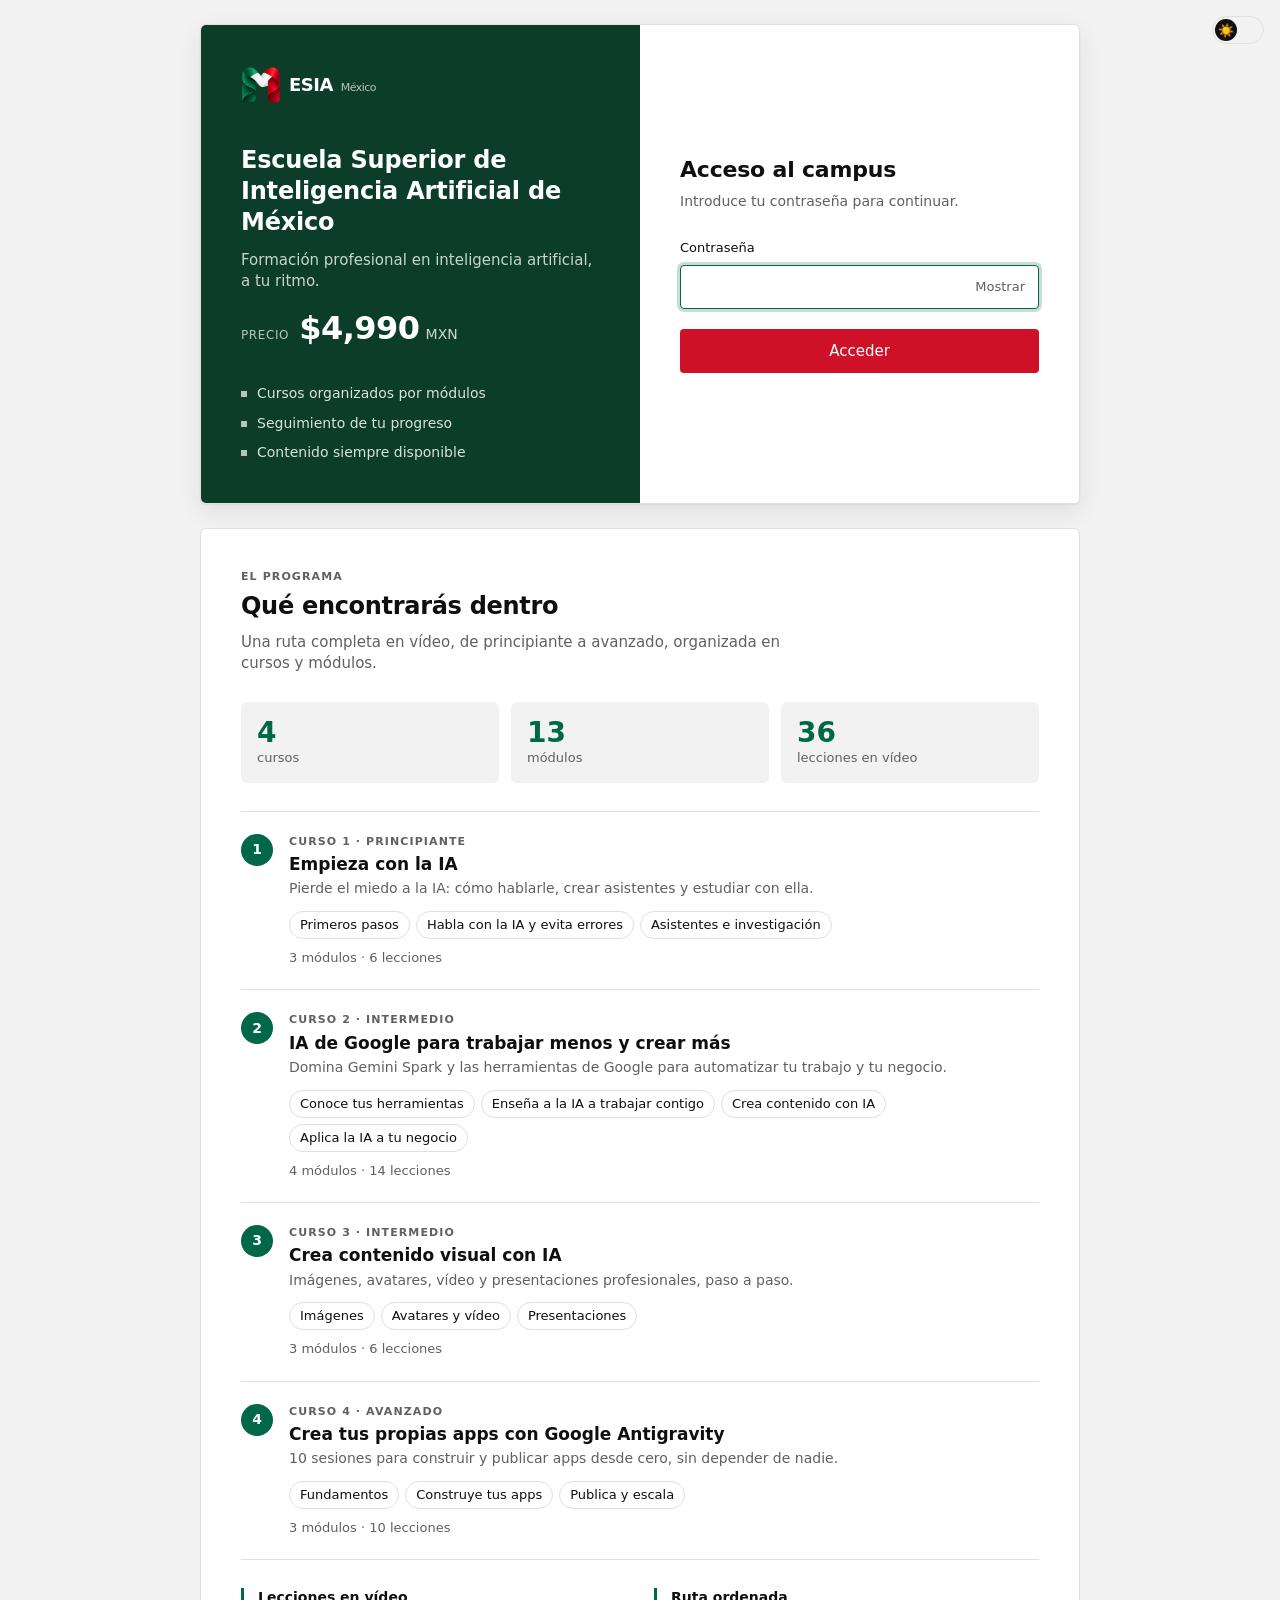
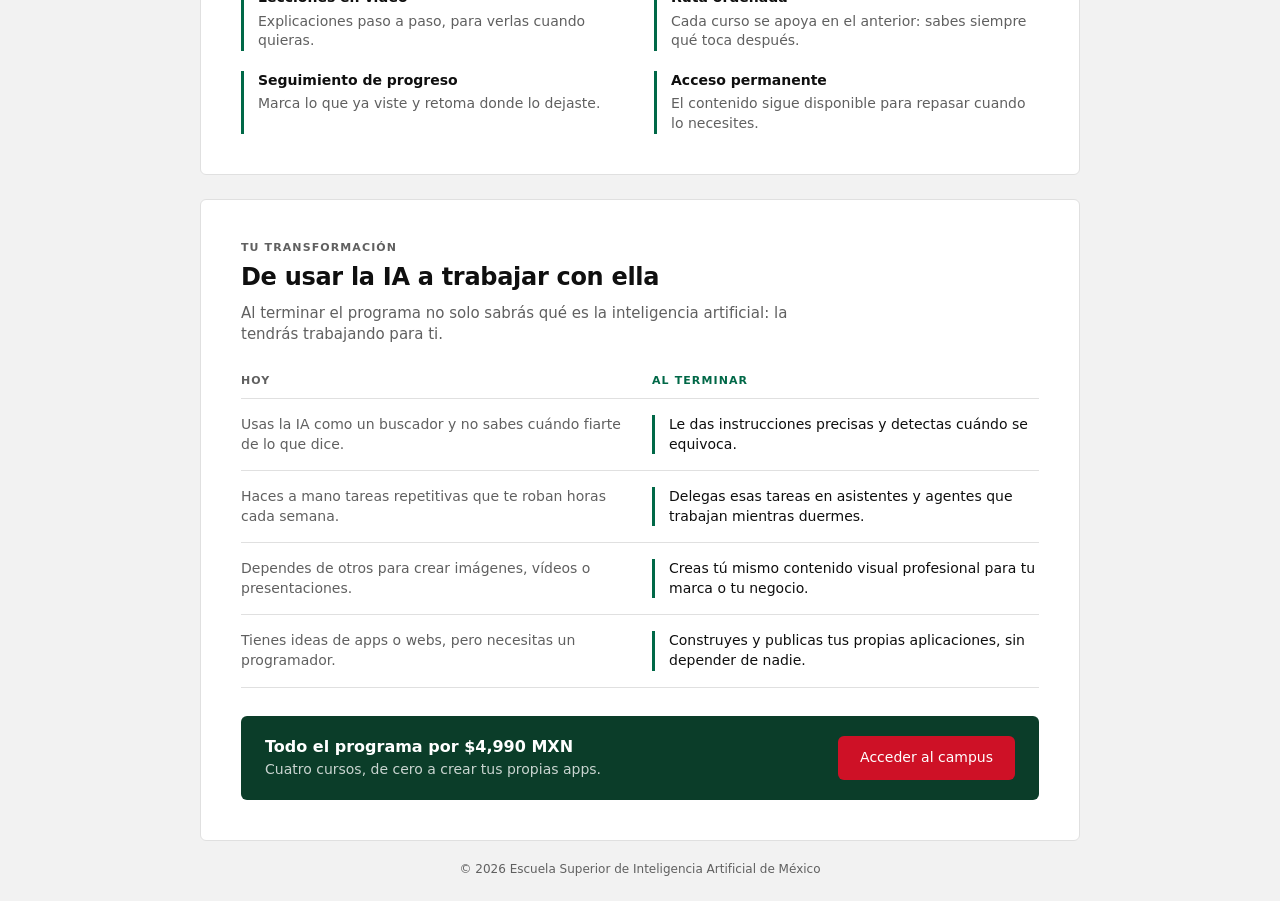
<file: index.html>
<!doctype html>
<html lang="es">
<head>
  <meta charset="utf-8">
  <meta name="viewport" content="width=device-width, initial-scale=1">
  <title>Escuela Superior de Inteligencia Artificial de México</title>
  <meta name="description" content="Plataforma de formación en inteligencia artificial. Acceso con contraseña.">
  <meta name="theme-color" content="#242527">
  <link rel="icon" href="assets/favicon.png?v=4" type="image/png">
  <!-- Vista previa al compartir (WhatsApp, Telegram, redes). Si cambia la dirección web, actualiza las URLs de abajo. -->
  <link rel="canonical" href="https://paumartifelip-cpu.github.io/escuelasuperioriamexico/">
  <link rel="apple-touch-icon" href="assets/apple-touch-icon.png?v=4">
  <meta property="og:type" content="website">
  <meta property="og:site_name" content="ESIA México">
  <meta property="og:locale" content="es_MX">
  <meta property="og:title" content="Escuela Superior de Inteligencia Artificial de México">
  <meta property="og:description" content="Formación profesional en inteligencia artificial, a tu ritmo.">
  <meta property="og:url" content="https://paumartifelip-cpu.github.io/escuelasuperioriamexico/">
  <meta property="og:image" content="https://paumartifelip-cpu.github.io/escuelasuperioriamexico/assets/og-image.png?v=4">
  <meta property="og:image:type" content="image/png">
  <meta property="og:image:width" content="1200">
  <meta property="og:image:height" content="630">
  <meta property="og:image:alt" content="Logo de la Escuela Superior de Inteligencia Artificial de México">
  <meta name="twitter:card" content="summary_large_image">
  <meta name="twitter:title" content="Escuela Superior de Inteligencia Artificial de México">
  <meta name="twitter:description" content="Formación profesional en inteligencia artificial, a tu ritmo.">
  <meta name="twitter:image" content="https://paumartifelip-cpu.github.io/escuelasuperioriamexico/assets/og-image.png?v=4">
  <link rel="stylesheet" href="css/styles.css">
  <script src="js/redirect.js"></script>
  <script src="js/theme.js"></script>
</head>
<body class="intro-page">
  <main class="intro">
    <button id="theme-btn" class="switch intro-theme" type="button" role="switch" aria-checked="false" aria-label="Modo oscuro"><span class="switch-knob" aria-hidden="true"></span></button>

    <section class="intro-card" aria-labelledby="intro-title">
      <div class="intro-aside">
        <div class="brand">
          <img class="brand-logo" src="assets/logo.png?v=4" alt="" width="40" height="40">
          <span class="brand-text">ESIA <small>México</small></span>
        </div>
        <div>
          <h1 id="intro-title">Escuela Superior de Inteligencia Artificial de México</h1>
          <p class="lead">Formación profesional en inteligencia artificial, a tu ritmo.</p>
          <p class="intro-price"><span>Precio</span> <strong>$4,990</strong> <small>MXN</small></p>
        </div>
        <ul class="intro-points">
          <li>Cursos organizados por módulos</li>
          <li>Seguimiento de tu progreso</li>
          <li>Contenido siempre disponible</li>
        </ul>
      </div>

      <div class="intro-main">
        <h2>Acceso al campus</h2>
        <p class="intro-note">Introduce tu contraseña para continuar.</p>

        <form id="gate-form" class="gate" autocomplete="off" novalidate>
          <label for="password">Contraseña</label>
          <div class="gate-field">
            <input id="password" name="password" type="password"
                   autocomplete="current-password" aria-describedby="gate-error" required autofocus>
            <button type="button" id="toggle-pass" class="gate-toggle" aria-label="Mostrar contraseña">Mostrar</button>
          </div>
          <p id="gate-error" class="gate-error" role="alert" hidden></p>
          <button type="submit" class="btn btn-primary btn-block">Acceder</button>
        </form>
      </div>
    </section>

    <section class="info" aria-labelledby="inside-title">
      <p class="eyebrow">El programa</p>
      <h2 id="inside-title" class="info-title">Qué encontrarás dentro</h2>
      <p class="info-lead">Una ruta completa en vídeo, de principiante a avanzado, organizada en cursos y módulos.</p>
      <dl id="program-stats" class="program-stats"></dl>
      <ol id="program-list" class="program-list"></ol>
      <ul class="includes">
        <li><strong>Lecciones en vídeo</strong><span>Explicaciones paso a paso, para verlas cuando quieras.</span></li>
        <li><strong>Ruta ordenada</strong><span>Cada curso se apoya en el anterior: sabes siempre qué toca después.</span></li>
        <li><strong>Seguimiento de progreso</strong><span>Marca lo que ya viste y retoma donde lo dejaste.</span></li>
        <li><strong>Acceso permanente</strong><span>El contenido sigue disponible para repasar cuando lo necesites.</span></li>
      </ul>
    </section>

    <section class="info" aria-labelledby="change-title">
      <p class="eyebrow">Tu transformación</p>
      <h2 id="change-title" class="info-title">De usar la IA a trabajar con ella</h2>
      <p class="info-lead">Al terminar el programa no solo sabrás qué es la inteligencia artificial: la tendrás trabajando para ti.</p>
      <div class="change-head" aria-hidden="true"><span>Hoy</span><span>Al terminar</span></div>
      <ul class="change-list">
        <li><p><span class="change-label">Hoy</span>Usas la IA como un buscador y no sabes cuándo fiarte de lo que dice.</p>
            <p><span class="change-label">Al terminar</span>Le das instrucciones precisas y detectas cuándo se equivoca.</p></li>
        <li><p><span class="change-label">Hoy</span>Haces a mano tareas repetitivas que te roban horas cada semana.</p>
            <p><span class="change-label">Al terminar</span>Delegas esas tareas en asistentes y agentes que trabajan mientras duermes.</p></li>
        <li><p><span class="change-label">Hoy</span>Dependes de otros para crear imágenes, vídeos o presentaciones.</p>
            <p><span class="change-label">Al terminar</span>Creas tú mismo contenido visual profesional para tu marca o tu negocio.</p></li>
        <li><p><span class="change-label">Hoy</span>Tienes ideas de apps o webs, pero necesitas un programador.</p>
            <p><span class="change-label">Al terminar</span>Construyes y publicas tus propias aplicaciones, sin depender de nadie.</p></li>
      </ul>
      <div class="info-cta">
        <p><strong>Todo el programa por $4,990 MXN</strong><span>Cuatro cursos, de cero a crear tus propias apps.</span></p>
        <a class="btn btn-primary" href="#password">Acceder al campus</a>
      </div>
    </section>

    <footer class="intro-foot">© <span id="year"></span> Escuela Superior de Inteligencia Artificial de México</footer>
  </main>

  <script src="js/auth.js"></script>
  <script src="js/gate.js"></script>
  <script src="js/data.js"></script>
  <script src="js/landing.js"></script>
</body>
</html>
</file>
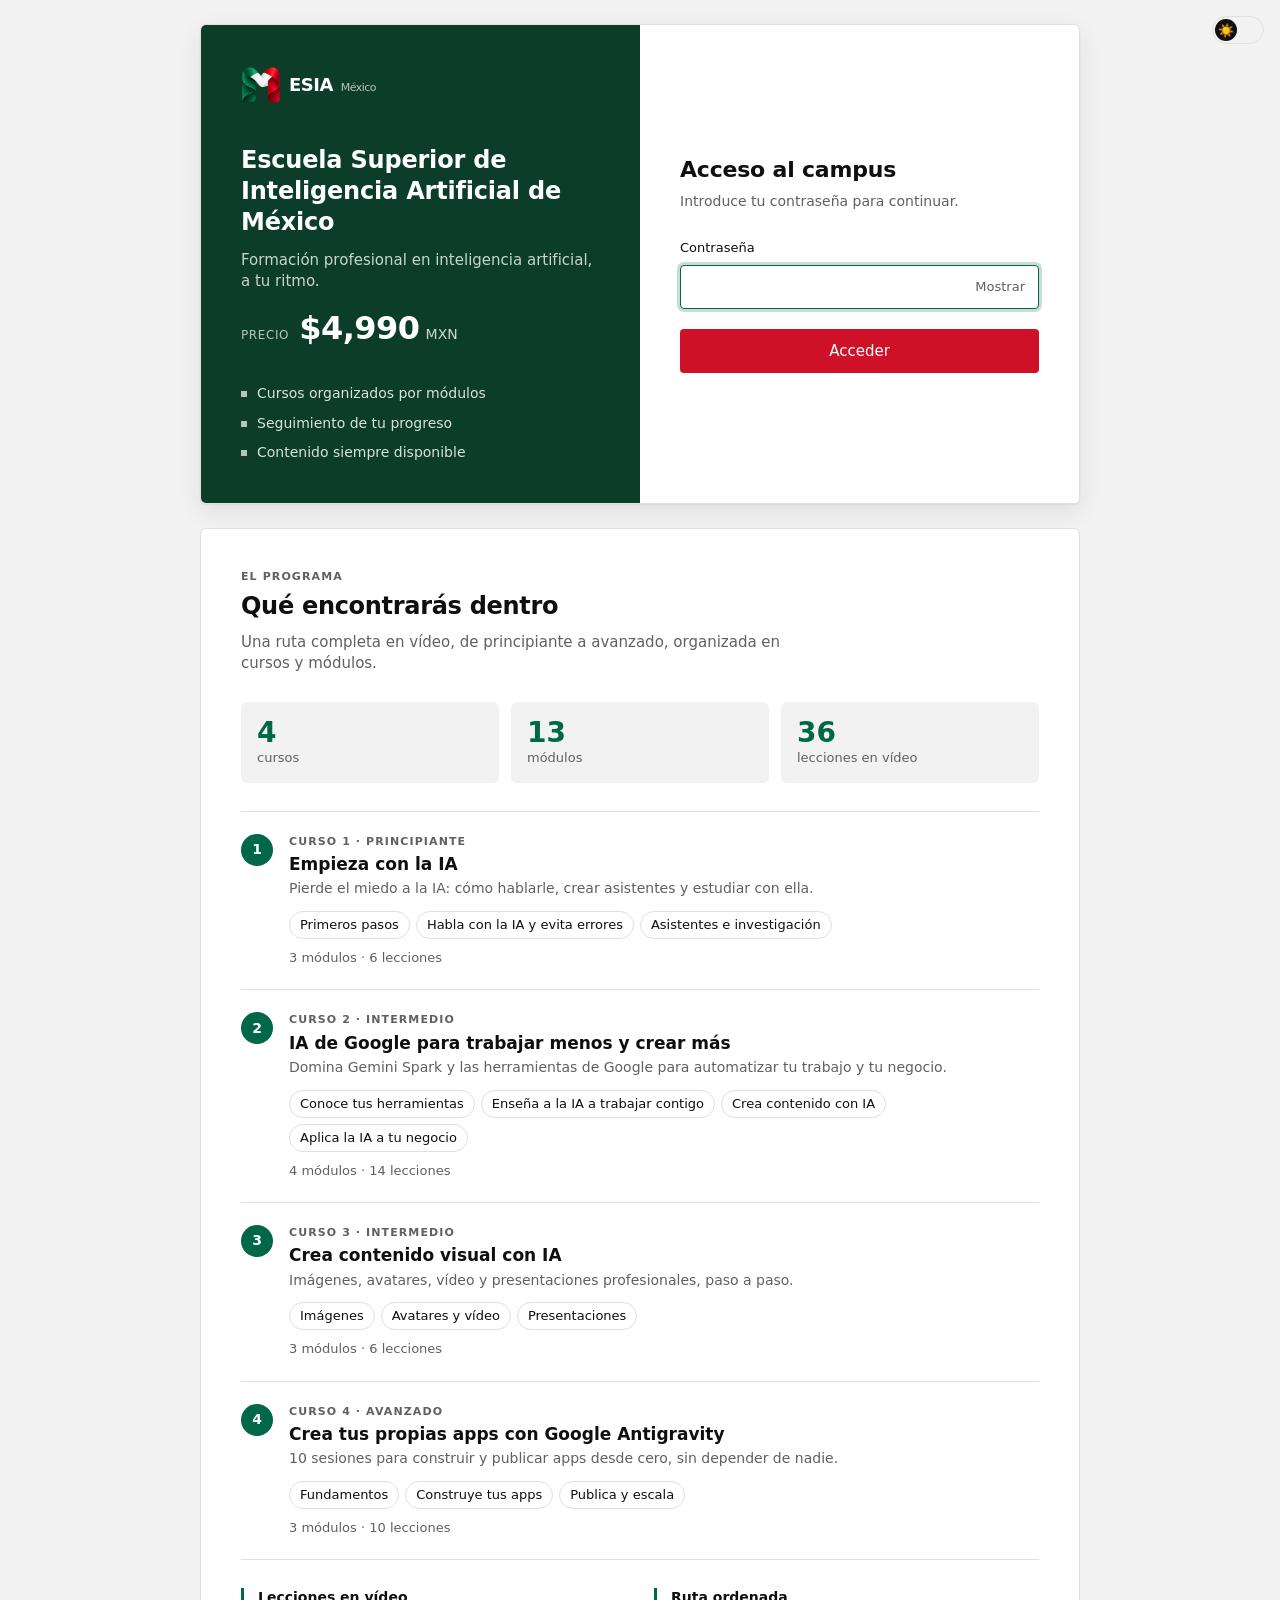
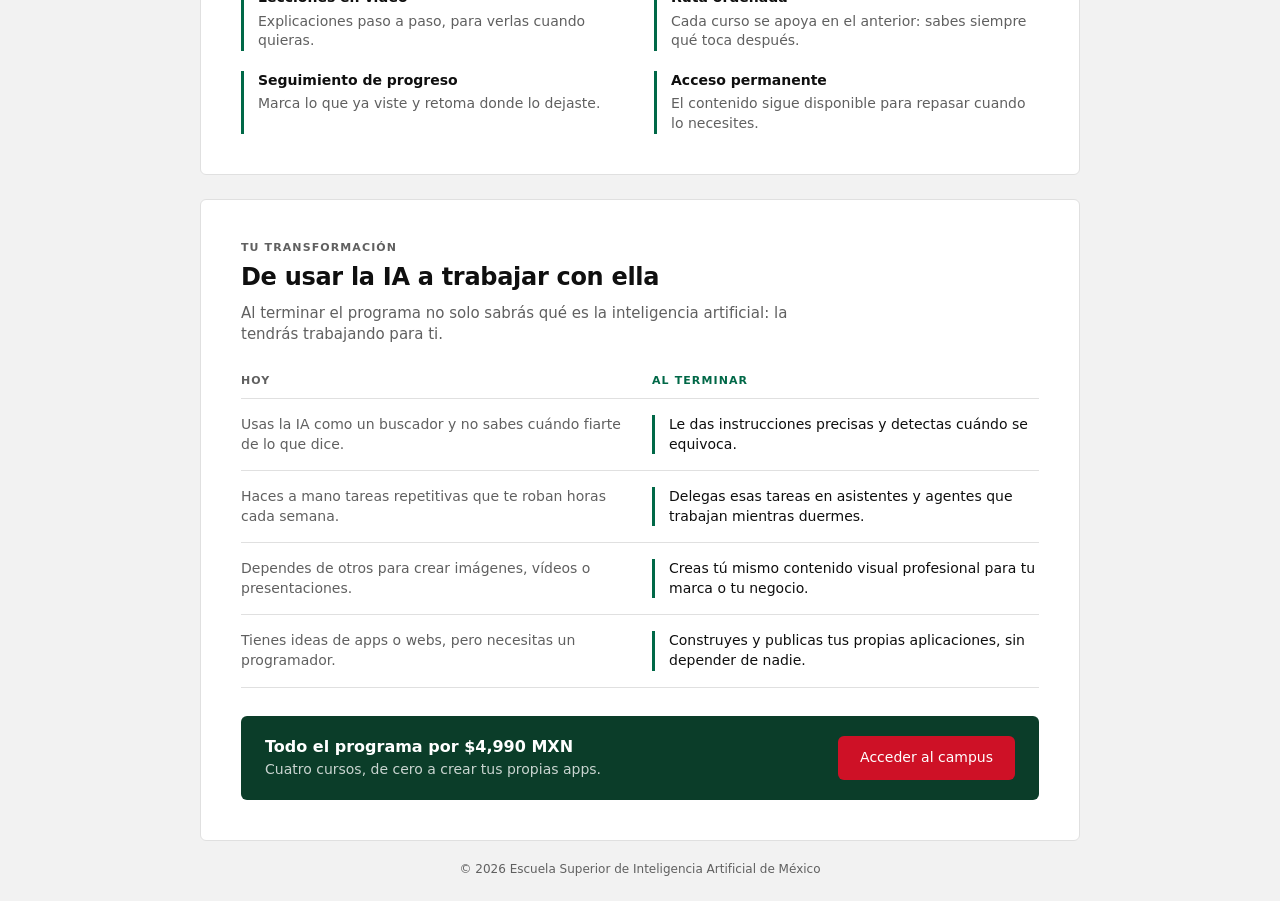
<file: escuela.html>
<!doctype html>
<html lang="es">
<head>
  <meta charset="utf-8">
  <meta name="viewport" content="width=device-width, initial-scale=1">
  <title>ESIA México · Escuela</title>
  <meta name="theme-color" content="#242527">
  <meta name="robots" content="noindex">
  <link rel="icon" href="assets/favicon.png?v=4" type="image/png">
  <link rel="apple-touch-icon" href="assets/apple-touch-icon.png?v=4">
  <link rel="stylesheet" href="css/styles.css">
  <script src="js/redirect.js"></script>
  <script src="js/theme.js"></script>
  <script src="js/auth.js"></script>
  <script>
    // Guardia de acceso: sin sesión, vuelve a la portada antes de pintar nada.
    if (!EsiaAuth.isLoggedIn()) { window.location.replace('index.html'); }
  </script>
</head>
<body class="school-page">
  <header class="topbar">
    <div class="topbar-left">
      <button id="menu-btn" class="icon-btn" aria-label="Menú" aria-controls="sidebar" aria-expanded="false">
        <svg viewBox="0 0 24 24" width="24" height="24"><path fill="currentColor" d="M3 6h18v2H3zm0 5h18v2H3zm0 5h18v2H3z"/></svg>
      </button>
      <a href="#/" class="brand" aria-label="Inicio">
        <img class="brand-logo" src="assets/logo.png?v=4" alt="" width="32" height="32">
        <span class="brand-text">ESIA <small>México</small></span>
      </a>
    </div>

    <form id="search-form" class="search" role="search">
      <span class="search-icon" aria-hidden="true">
        <svg viewBox="0 0 24 24" width="18" height="18" fill="none" stroke="currentColor" stroke-width="2" stroke-linecap="round" stroke-linejoin="round"><circle cx="11" cy="11" r="7"/><path d="m20 20-3.5-3.5"/></svg>
      </span>
      <input id="search" type="search" placeholder="Buscar lecciones" aria-label="Buscar lecciones" autocomplete="off" enterkeyhint="search">
      <button type="button" id="search-clear" class="search-clear" aria-label="Borrar búsqueda">×</button>
    </form>

    <div class="topbar-right">
      <button id="theme-btn" class="switch" type="button" role="switch" aria-checked="false" aria-label="Modo oscuro"><span class="switch-knob" aria-hidden="true"></span></button>
      <button id="logout-btn" class="btn btn-ghost" type="button">Salir</button>
    </div>
  </header>

  <div class="shell">
    <aside id="sidebar" class="sidebar" aria-label="Navegación"></aside>
    <div id="backdrop" class="backdrop" hidden></div>
    <main id="view" class="view" tabindex="-1"></main>
  </div>

  <noscript><p class="noscript">Esta plataforma necesita JavaScript.</p></noscript>

  <script src="js/data.js"></script>
  <script src="js/app.js"></script>
</body>
</html>
</file>
<file: css/styles.css>
:root {
  --bg: #242527;
  --surface: #2c2d30;
  --surface-2: #36373b;
  --surface-3: #4a4b50;
  --text: #f1f1f1;
  --text-dim: #b4b5ba;
  --red: #ce1126;
  --red-dark: #a50d1e;
  --blue: #3ea6ff;
  --accent: #1f9d63;
  --accent-deep: #0b3d29;
  --on-text: #242527;
  --topbar-bg: rgba(36, 37, 39, .95);
  --error: #ff6b81;
  --radius: 6px;
  --topbar-h: 56px;
  --sidebar-w: 240px;
}

*, *::before, *::after { box-sizing: border-box; }
html { -webkit-text-size-adjust: 100%; }
html { color-scheme: dark; }
html[data-theme="light"] {
  color-scheme: light;
  --bg: #ffffff;
  --surface: #ffffff;
  --surface-2: #f2f2f2;
  --surface-3: #e0e0e0;
  --text: #0f0f0f;
  --text-dim: #606060;
  --on-text: #ffffff;
  --topbar-bg: rgba(255, 255, 255, .95);
  --blue: #065fd4;
  --accent: #006847;
  --accent-deep: #0b3d29;
  --error: #c4001f;
}
body {
  margin: 0;
  background: var(--bg);
  color: var(--text);
  font-family: Roboto, "Segoe UI", system-ui, -apple-system, Arial, sans-serif;
  font-size: 14px;
  line-height: 1.4;
  -webkit-font-smoothing: antialiased;
  overflow-x: hidden;
  overflow-wrap: break-word;
}
a { color: inherit; text-decoration: none; }
img { display: block; max-width: 100%; }
h1, h2, h3, p { margin: 0; }
:focus-visible { outline: 2px solid var(--blue); outline-offset: 2px; }
[hidden] { display: none !important; }

/* ---------- Marca ---------- */
.brand { display: inline-flex; align-items: center; gap: 8px; font-weight: 700; letter-spacing: -0.5px; }
.brand-logo { width: 32px; height: 32px; object-fit: contain; flex: none; }
.brand-text { font-size: 18px; }
.brand-text small { font-weight: 400; color: var(--text-dim); font-size: 11px; margin-left: 2px; }

/* ---------- Botones ---------- */
.btn {
  display: inline-flex; align-items: center; justify-content: center; gap: 6px;
  border: 0; border-radius: 6px; padding: 0 16px; min-height: 36px;
  font: inherit; font-weight: 500; cursor: pointer; transition: background .15s;
  text-align: center;
}
.btn-primary { background: var(--accent); color: #fff; }
.btn-primary:hover { background: var(--accent-deep); }
html:not([data-theme="light"]) .btn-primary:hover { background: #27b673; }
.btn-secondary { background: transparent; color: var(--text); border: 1px solid var(--surface-3); }
.btn-secondary:hover { background: var(--surface-2); }
.btn-ghost { background: transparent; color: var(--text); border: 1px solid var(--surface-3); }
.btn-ghost:hover { background: var(--surface-2); }
.btn-block { width: 100%; min-height: 44px; border-radius: 4px; font-size: 15px; }
.intro .btn-primary { background: var(--red); color: #fff; opacity: 1; }
.intro .btn-primary:hover { background: var(--red-dark); }
.icon-btn {
  display: grid; place-items: center; width: 40px; height: 40px; border: 0; border-radius: 50%;
  background: transparent; color: var(--text); cursor: pointer; font-size: 16px; flex: none;
}
.icon-btn:hover { background: var(--surface-2); }

/* ---------- Introducción ---------- */
.intro-page { min-height: 100vh; min-height: 100dvh; background: var(--surface-2); }
.intro {
  position: relative; min-height: 100vh; min-height: 100dvh; display: flex; flex-direction: column;
  align-items: center; justify-content: center; padding: 24px 16px;
}
.intro-card {
  display: grid; grid-template-columns: 1fr 1fr; width: 100%; max-width: 880px; min-height: 480px;
  background: var(--bg); border: 1px solid var(--surface-3); border-radius: 6px; overflow: hidden;
  box-shadow: 0 1px 2px rgba(0, 0, 0, .06), 0 8px 24px rgba(0, 0, 0, .08);
}
.intro-aside {
  display: flex; flex-direction: column; justify-content: space-between; gap: 32px; padding: 40px;
  background: var(--accent-deep); color: #fff;
}
.intro-aside .brand-text small { color: rgba(255, 255, 255, .7); }
.intro-aside .brand-logo { width: 40px; height: 40px; }
.intro-aside h1 { font-size: 24px; line-height: 1.3; font-weight: 600; letter-spacing: -.2px; margin-bottom: 12px; }
.lead { color: rgba(255, 255, 255, .78); font-size: 15px; }
.intro-price { display: flex; align-items: baseline; gap: 6px; margin-top: 20px; }
.intro-price span { font-size: 12px; text-transform: uppercase; letter-spacing: .6px; color: rgba(255, 255, 255, .7); margin-right: 4px; }
.intro-price strong { font-size: 32px; font-weight: 700; letter-spacing: -.5px; line-height: 1; }
.intro-price small { font-size: 14px; font-weight: 500; color: rgba(255, 255, 255, .8); }
.intro-points { list-style: none; margin: 0; padding: 0; display: grid; gap: 10px; color: rgba(255, 255, 255, .85); font-size: 14px; }
.intro-points li { display: flex; align-items: center; gap: 10px; }
.intro-points li::before { content: ""; width: 6px; height: 6px; background: #fff; opacity: .7; flex: none; }
.intro-aside, .intro-main { min-width: 0; }
.intro-main { display: flex; flex-direction: column; justify-content: center; padding: 40px; }
.intro-main h2 { font-size: 22px; font-weight: 600; letter-spacing: -.2px; }
.intro-note { color: var(--text-dim); margin: 6px 0 28px; }
.gate label { display: block; font-weight: 500; font-size: 13px; margin-bottom: 8px; }
.gate-field { position: relative; display: flex; align-items: center; }
.gate input {
  width: 100%; height: 44px; padding: 0 84px 0 14px; border-radius: 4px;
  background: var(--bg); color: var(--text); border: 1px solid var(--surface-3); font: inherit; font-size: 16px;
}
.gate input:hover { border-color: var(--text-dim); }
.gate input:focus { outline: none; border-color: var(--accent); box-shadow: 0 0 0 3px color-mix(in srgb, var(--accent) 22%, transparent); }
.gate input[aria-invalid="true"] { border-color: var(--error); }
.gate-toggle {
  position: absolute; right: 4px; height: 36px; padding: 0 10px; border: 0; border-radius: 4px;
  background: transparent; color: var(--text-dim); font: inherit; font-size: 13px; cursor: pointer;
}
.gate-toggle:hover { color: var(--text); background: var(--surface-2); }
.gate-error { color: var(--error); margin-top: 10px; font-size: 13px; }
.gate .btn-block { margin-top: 20px; }
/* ---------- Portada: programa y transformación ---------- */
.info {
  width: 100%; max-width: 880px; margin-top: 24px; padding: 40px;
  background: var(--bg); border: 1px solid var(--surface-3); border-radius: 6px;
}
.info-title { font-size: 24px; font-weight: 700; letter-spacing: -.3px; margin-top: 6px; }
.info-lead { color: var(--text-dim); font-size: 15px; margin-top: 8px; max-width: 60ch; }
.program-stats { display: grid; grid-template-columns: repeat(3, minmax(0, 1fr)); gap: 12px; margin: 28px 0; }
.program-stats div { display: flex; flex-direction: column-reverse; padding: 16px; background: var(--surface-2); border-radius: 6px; }
.program-stats dt { color: var(--text-dim); font-size: 13px; }
.program-stats dd { margin: 0; font-size: 28px; font-weight: 700; color: var(--accent); line-height: 1.1; }
.program-list { list-style: none; margin: 0; padding: 0; border-top: 1px solid var(--surface-3); }
.program-item { display: flex; gap: 16px; padding: 22px 0; border-bottom: 1px solid var(--surface-3); }
.program-num {
  flex: none; display: grid; place-items: center; width: 32px; height: 32px; border-radius: 50%;
  background: var(--accent); color: #fff; font-weight: 700;
}
.program-body { min-width: 0; }
.program-title { font-size: 17px; line-height: 1.3; margin: 4px 0 0; }
.program-desc { color: var(--text-dim); margin-top: 4px; }
.program-modules { display: flex; flex-wrap: wrap; gap: 6px; list-style: none; margin: 12px 0 0; padding: 0; }
.program-modules li { padding: 4px 10px; border: 1px solid var(--surface-3); border-radius: 999px; font-size: 13px; }
.program-meta { color: var(--text-dim); font-size: 13px; margin-top: 10px; }
.includes { display: grid; grid-template-columns: repeat(2, minmax(0, 1fr)); gap: 20px 28px; list-style: none; margin: 28px 0 0; padding: 0; }
.includes li { display: flex; flex-direction: column; gap: 4px; padding-left: 14px; border-left: 3px solid var(--accent); }
.includes span { color: var(--text-dim); }
.change-head, .change-list li { display: grid; grid-template-columns: minmax(0, 1fr) minmax(0, 1fr); gap: 24px; }
.change-head { margin-top: 28px; padding-bottom: 10px; border-bottom: 1px solid var(--surface-3); font-size: 11px; font-weight: 600; letter-spacing: .1em; text-transform: uppercase; color: var(--text-dim); }
.change-head span + span { color: var(--accent); }
.change-list { list-style: none; margin: 0; padding: 0; }
.change-list li { padding: 16px 0; border-bottom: 1px solid var(--surface-3); }
.change-list p:first-child { color: var(--text-dim); }
.change-list p:last-child { font-weight: 500; padding-left: 14px; border-left: 3px solid var(--accent); }
.change-label { display: none; }
.info-cta {
  display: flex; align-items: center; justify-content: space-between; gap: 16px; flex-wrap: wrap;
  margin-top: 28px; padding: 20px 24px; background: var(--accent-deep); color: #fff; border-radius: 6px;
}
.info-cta p { display: flex; flex-direction: column; gap: 2px; font-size: 16px; }
.info-cta span { font-size: 14px; color: rgba(255, 255, 255, .78); }
.info-cta .btn-primary { min-height: 44px; padding: 0 22px; }
.intro-foot { margin-top: 20px; color: var(--text-dim); font-size: 12px; text-align: center; }
.shake { animation: shake .4s; }
@keyframes shake {
  20%, 60% { transform: translateX(-6px); }
  40%, 80% { transform: translateX(6px); }
}

/* ---------- Barra superior ---------- */
.topbar {
  position: fixed; inset: 0 0 auto 0; z-index: 30; height: var(--topbar-h);
  display: flex; align-items: center; justify-content: space-between; gap: 12px; padding: 0 16px;
  background: var(--topbar-bg); backdrop-filter: blur(8px); border-bottom: 1px solid var(--surface-3);
}
.topbar-left { display: flex; align-items: center; gap: 8px; }
.topbar-right { display: flex; align-items: center; gap: 8px; min-width: 100px; justify-content: flex-end; }
.search {
  position: relative; display: flex; align-items: center; flex: 0 1 560px; min-width: 0; height: 40px;
  background: var(--bg); border: 1px solid var(--surface-3); border-radius: 4px;
  transition: background .15s, border-color .15s, box-shadow .15s;
}
.search:hover { border-color: var(--text-dim); }
.search:focus-within {
  background: var(--bg); border-color: var(--accent); box-shadow: 0 0 0 3px color-mix(in srgb, var(--accent) 22%, transparent);
}
.search-icon { position: absolute; left: 14px; color: var(--text-dim); pointer-events: none; display: grid; }
.search input {
  flex: 1; min-width: 0; height: 100%; padding: 0 40px 0 44px; background: transparent; color: var(--text);
  border: 0; border-radius: 4px; font: inherit; font-size: 15px; appearance: none; -webkit-appearance: none;
}
.search input:focus { outline: none; }
.search input::placeholder { color: var(--text-dim); }
.search input::-webkit-search-cancel-button { display: none; }
.search-clear {
  position: absolute; right: 6px; width: 28px; height: 28px; border: 0; border-radius: 50%;
  background: transparent; color: var(--text-dim); cursor: pointer; font-size: 18px; line-height: 1;
}
.search-clear:hover { background: var(--surface-3); color: var(--text); }
.search:not(.has-value) .search-clear { display: none; }

/* ---------- Interruptor de tema ---------- */
.switch {
  position: relative; flex: none; width: 52px; height: 28px; padding: 0; border: 1px solid var(--surface-3);
  border-radius: 14px; background: var(--surface-2); cursor: pointer; transition: background .2s;
}
.switch-knob {
  position: absolute; top: 2px; left: 2px; width: 22px; height: 22px; border-radius: 50%;
  display: grid; place-items: center; font-size: 13px; line-height: 1;
  background: var(--text); color: var(--on-text); transition: transform .2s;
}
.switch[aria-checked="true"] .switch-knob { transform: translateX(24px); }
.intro-theme { position: absolute; top: 16px; right: 16px; z-index: 2; }

/* ---------- Estructura ---------- */
.shell { padding-top: var(--topbar-h); display: flex; min-height: 100vh; max-width: 100%; }
.sidebar {
  position: fixed; top: var(--topbar-h); bottom: 0; left: 0; width: var(--sidebar-w);
  padding: 12px; overflow-y: auto; background: var(--bg); z-index: 25;
}
.view { flex: 1; min-width: 0; max-width: 100%; margin-left: var(--sidebar-w); padding: 12px 24px 48px; outline: none; }
.sidebar-collapsed .sidebar { display: none; }
.sidebar-collapsed .view { margin-left: 0; }
.backdrop { position: fixed; inset: 0; background: rgba(0, 0, 0, .6); z-index: 20; }

.side-item {
  display: flex; align-items: center; gap: 12px; padding: 8px 12px; border-radius: 6px; line-height: 1.3;
}
.side-item:hover { background: var(--surface-2); }
.side-item.active { background: var(--surface-2); font-weight: 600; box-shadow: inset 3px 0 0 var(--accent); }
.side-logout { width: 100%; margin-top: 16px; border: 0; background: transparent; color: var(--text-dim); font: inherit; cursor: pointer; text-align: left; }
.side-num { flex: none; display: grid; place-items: center; width: 24px; height: 24px; border-radius: 4px; background: var(--surface-3); font-size: 12px; font-weight: 600; }
.side-item.active .side-num { background: var(--accent); color: #fff; }
.side-icon { width: 24px; text-align: center; flex: none; font-size: 18px; }
.side-label { display: grid; min-width: 0; }
.side-sub { color: var(--text-dim); font-size: 12px; }
.progress .progress-text { margin-top: 8px; }
.side-title { margin: 24px 12px 8px; font-weight: 600; font-size: 11px; letter-spacing: .08em; text-transform: uppercase; color: var(--text-dim); }
.side-title.current { color: var(--text); }
.chips-sub { padding-top: 0; }
.chips-sub .chip { background: transparent; border: 1px solid var(--surface-3); }
.chips-sub .chip.active { background: var(--text); border-color: var(--text); }
.progress { padding: 4px 12px; }


/* ---------- Contenido ---------- */
.view-title { font-size: 24px; font-weight: 700; margin: 8px 0 16px; letter-spacing: -.3px; }
.eyebrow { font-size: 11px; font-weight: 600; letter-spacing: .1em; text-transform: uppercase; color: var(--text-dim); }
.crumb { display: inline-block; margin: 4px 0 8px; color: var(--text-dim); font-weight: 500; }
.crumb:hover { color: var(--text); }
.empty { display: grid; justify-items: center; gap: 12px; padding: 80px 16px; color: var(--text-dim); text-align: center; }
.empty-icon { font-size: 48px; }
.thumb { position: relative; aspect-ratio: 16 / 9; border-radius: 4px; overflow: hidden; background: var(--surface-2); flex: none; }
.thumb img { width: 100%; height: 100%; object-fit: cover; }
.thumb-fallback { visibility: hidden; }
.thumb-sm { width: 128px; }

.bar { height: 4px; border-radius: 2px; background: var(--surface-3); overflow: hidden; }
.bar span { display: block; height: 100%; width: 0; background: var(--accent); transition: width .3s; }
.progress-block { display: grid; gap: 6px; margin: 12px 0; }
.progress-text { color: var(--text-dim); font-size: 12px; }

/* Inicio: continuar + cursos */
.resume {
  display: flex; align-items: center; gap: 16px; padding: 12px; margin-bottom: 20px;
  background: var(--bg); border: 1px solid var(--surface-3); border-left: 3px solid var(--accent); border-radius: var(--radius);
}
.resume:hover { background: var(--surface-2); }
.resume .lesson-text { flex: 1; }
.courses { display: grid; grid-template-columns: repeat(auto-fill, minmax(320px, 1fr)); gap: 16px; max-width: 1000px; }
.course-card { display: flex; flex-direction: column; padding: 24px; background: var(--bg); border: 1px solid var(--surface-3); border-top: 3px solid var(--accent); border-radius: 6px; }
.lead-line { color: var(--text-dim); margin: -8px 0 20px; font-size: 15px; }
.course-desc { color: var(--text-dim); margin-top: 6px; font-size: 14px; max-width: 60ch; }
.course-title { font-size: 18px; line-height: 1.3; margin-top: 4px; }
.course-meta { color: var(--text-dim); margin-top: 4px; }
.course-actions { display: flex; flex-wrap: wrap; gap: 8px; margin-top: auto; padding-top: 8px; }

/* Curso: módulos y lecciones numeradas */
.course-head { display: flex; align-items: flex-start; justify-content: space-between; gap: 16px; flex-wrap: wrap; max-width: 860px; margin-bottom: 8px; }
.course-head > div { flex: 1; min-width: 260px; }
.module { max-width: 860px; margin-top: 40px; }
.module-head { display: flex; align-items: flex-end; justify-content: space-between; gap: 12px; padding: 0 12px 12px; border-bottom: 2px solid var(--text); }
.module-title { font-size: 18px; font-weight: 600; margin-top: 4px; }
.count { color: var(--text-dim); font-weight: 600; font-variant-numeric: tabular-nums; }
.count.complete { color: var(--text); }
.count.complete::before { content: "✓ "; }

.lessons { list-style: none; margin: 0; padding: 0; }
.lesson { display: flex; align-items: center; gap: 12px; padding: 14px 12px; border-radius: 6px; }
.lesson:hover { background: var(--surface-2); }
.lesson.current { background: var(--surface-2); box-shadow: inset 3px 0 0 var(--accent); }
.lesson.current .lesson-title { font-weight: 600; }
.lesson-link { display: flex; align-items: center; gap: 16px; flex: 1; min-width: 0; }
.lesson-text { display: grid; gap: 2px; min-width: 0; }
.lesson-title { font-weight: 500; font-size: 15px; line-height: 1.45; }
.lesson-sub { color: var(--text-dim); font-size: 13px; }
.step { flex: none; width: 20px; text-align: center; color: var(--text-dim); font-size: 13px; font-weight: 500; font-variant-numeric: tabular-nums; }
.lesson.seen .lesson-title { color: var(--text-dim); }
.lesson.seen .thumb img { opacity: .55; }
.lessons-flat { max-width: 860px; }

/* Botón de visto: anillo fino; al marcar, solo una marca dibujada con trazo */
.check {
  position: relative; flex: none; width: 20px; height: 20px; padding: 0; margin-left: 4px;
  border: 1.5px solid var(--surface-3); border-radius: 50%; background: transparent; cursor: pointer;
  font-size: 0; color: var(--text); transition: border-color .15s, background .15s;
}
.check:hover { border-color: var(--text-dim); }
.check::after {
  content: ""; position: absolute; left: 5.5px; top: 2.5px; width: 4px; height: 8px;
  border: solid currentColor; border-width: 0 1.5px 1.5px 0; transform: rotate(45deg) scale(0);
  transition: transform .15s;
}
.check.on { border-color: var(--text); }
.check.on::after { transform: rotate(45deg) scale(1); }

/* Reproductor */
.watch { display: grid; grid-template-columns: minmax(0, 1fr) 380px; gap: 28px; max-width: 1600px; margin: 0 auto; }
.player { aspect-ratio: 16 / 9; border-radius: var(--radius); overflow: hidden; background: #000; margin-bottom: 14px; }
.player iframe { width: 100%; height: 100%; border: 0; display: block; }
.watch-title { font-size: 22px; overflow-wrap: anywhere; font-weight: 700; line-height: 1.3; margin: 4px 0; }
.watch-actions { display: flex; flex-wrap: wrap; align-items: center; gap: 8px; margin-top: 14px; }
.watch-nav { display: grid; grid-template-columns: 1fr 1fr; gap: 12px; margin-top: 24px; }
.nav-link { display: grid; gap: 2px; padding: 12px 14px; border-radius: var(--radius); background: var(--bg); border: 1px solid var(--surface-3); min-width: 0; }
.nav-link:hover { background: var(--surface-2); }
.nav-link small { color: var(--text-dim); font-weight: 600; }
.nav-link span { font-weight: 500; overflow: hidden; text-overflow: ellipsis; white-space: nowrap; }
.nav-next { text-align: right; grid-column: 2; }
.file-warning { margin-bottom: 12px; padding: 10px 14px; border-radius: var(--radius); background: var(--surface-2); border-left: 4px solid var(--accent); }

.queue { align-self: start; position: sticky; top: calc(var(--topbar-h) + 12px); max-height: calc(100vh - var(--topbar-h) - 24px); overflow-y: auto; padding: 0 4px 24px 0; }
.queue .crumb { margin-bottom: 16px; }
.queue-title { font-size: 18px; font-weight: 600; line-height: 1.35; }
.queue .progress-block { margin: 16px 0 8px; }
.queue-module { display: flex; justify-content: space-between; align-items: baseline; gap: 8px; margin: 32px 12px 8px; font-weight: 500; font-size: 13px; color: var(--text-dim); }
.queue-module span:first-child { letter-spacing: .02em; }
.lessons-compact .lesson { padding: 12px 12px; }
.lessons-compact .lesson-link { gap: 14px; }
.lessons-compact .lesson-title { font-size: 14px; line-height: 1.45; font-weight: 400; }
.lessons-compact .lesson.current .lesson-title { font-weight: 600; }

.noscript { padding: 24px; text-align: center; }

/* ---------- Responsive ---------- */
@media (max-width: 1200px) {
  .watch { grid-template-columns: 1fr; }
  .queue { position: static; max-height: none; }
}
@media (max-width: 1000px) {
  .topbar-right { min-width: 0; }
  .sidebar { transform: translateX(-100%); transition: transform .2s; box-shadow: 4px 0 20px rgba(0, 0, 0, .5); }
  .menu-open .sidebar { transform: none; }
  .view { margin-left: 0; padding: 8px 16px 40px; }
  .sidebar-collapsed .sidebar { display: block; }
}
@media (max-width: 640px) {
  :root { --topbar-h: 52px; }
  .topbar { padding: 0 8px; gap: 6px; padding-left: max(8px, env(safe-area-inset-left)); padding-right: max(8px, env(safe-area-inset-right)); }
  .topbar-left { gap: 2px; flex: none; }
  .brand-text { display: none; }
  .search { flex: 1 1 auto; min-width: 0; }
  .search input { font-size: 16px; }
  .topbar-right { min-width: 0; flex: none; }
  .topbar-right > .btn { display: none; }
  .sidebar { width: min(86vw, 320px); }
  .view { padding: 8px 16px 40px; }
  .view-title { font-size: 21px; }
  .courses { grid-template-columns: minmax(0, 1fr); }
  .course-card { padding: 16px; }
  .course-head { flex-direction: column; }
  .course-head > div { min-width: 0; width: 100%; }
  .course-head > .btn { width: 100%; }
  .resume { flex-wrap: wrap; }
  .resume .thumb-sm { display: none; }
  .resume .btn { width: 100%; }
  .module { margin-top: 28px; }
  .module-head, .lesson { padding-left: 4px; padding-right: 4px; }
  .lesson-link { gap: 10px; }
  .lesson .thumb-sm { width: 84px; }
  .lessons-compact .lesson .thumb-sm { display: none; }
  .check { width: 24px; height: 24px; }
  .check::after { left: 7.5px; top: 4px; }
  .watch { gap: 20px; }
  .player { border-radius: 0; margin-left: -16px; margin-right: -16px; }
  .watch-title { font-size: 19px; }
  .watch-actions { flex-direction: column; align-items: stretch; }
  .watch-actions .btn { width: 100%; min-height: 44px; }
  .watch-nav { grid-template-columns: minmax(0, 1fr); }
  .nav-next { grid-column: auto; text-align: left; }
  .nav-link span { white-space: normal; }
  .intro { padding: 16px 12px; justify-content: flex-start; padding-top: 56px; }
  .intro-card { grid-template-columns: minmax(0, 1fr); min-height: 0; }
  .intro-aside, .intro-main { padding: 24px 20px; }
  .intro-aside { gap: 20px; }
  .intro-aside h1 { font-size: 20px; }
  .info { padding: 24px 20px; margin-top: 16px; }
  .info-title { font-size: 20px; }
  .program-stats { gap: 8px; }
  .program-stats div { padding: 12px; }
  .program-stats dd { font-size: 22px; }
  .program-item { gap: 12px; }
  .includes { grid-template-columns: minmax(0, 1fr); }
  .change-head { display: none; }
  .change-list li { grid-template-columns: minmax(0, 1fr); gap: 10px; }
  .change-label { display: block; font-size: 11px; font-weight: 600; letter-spacing: .1em; text-transform: uppercase; margin-bottom: 2px; }
  .change-list p:last-child .change-label { color: var(--accent); }
  .info-cta .btn { width: 100%; }
  .gate input { font-size: 16px; }
}
@media (prefers-reduced-motion: reduce) {
  * { animation: none !important; transition: none !important; }
}
</file>
